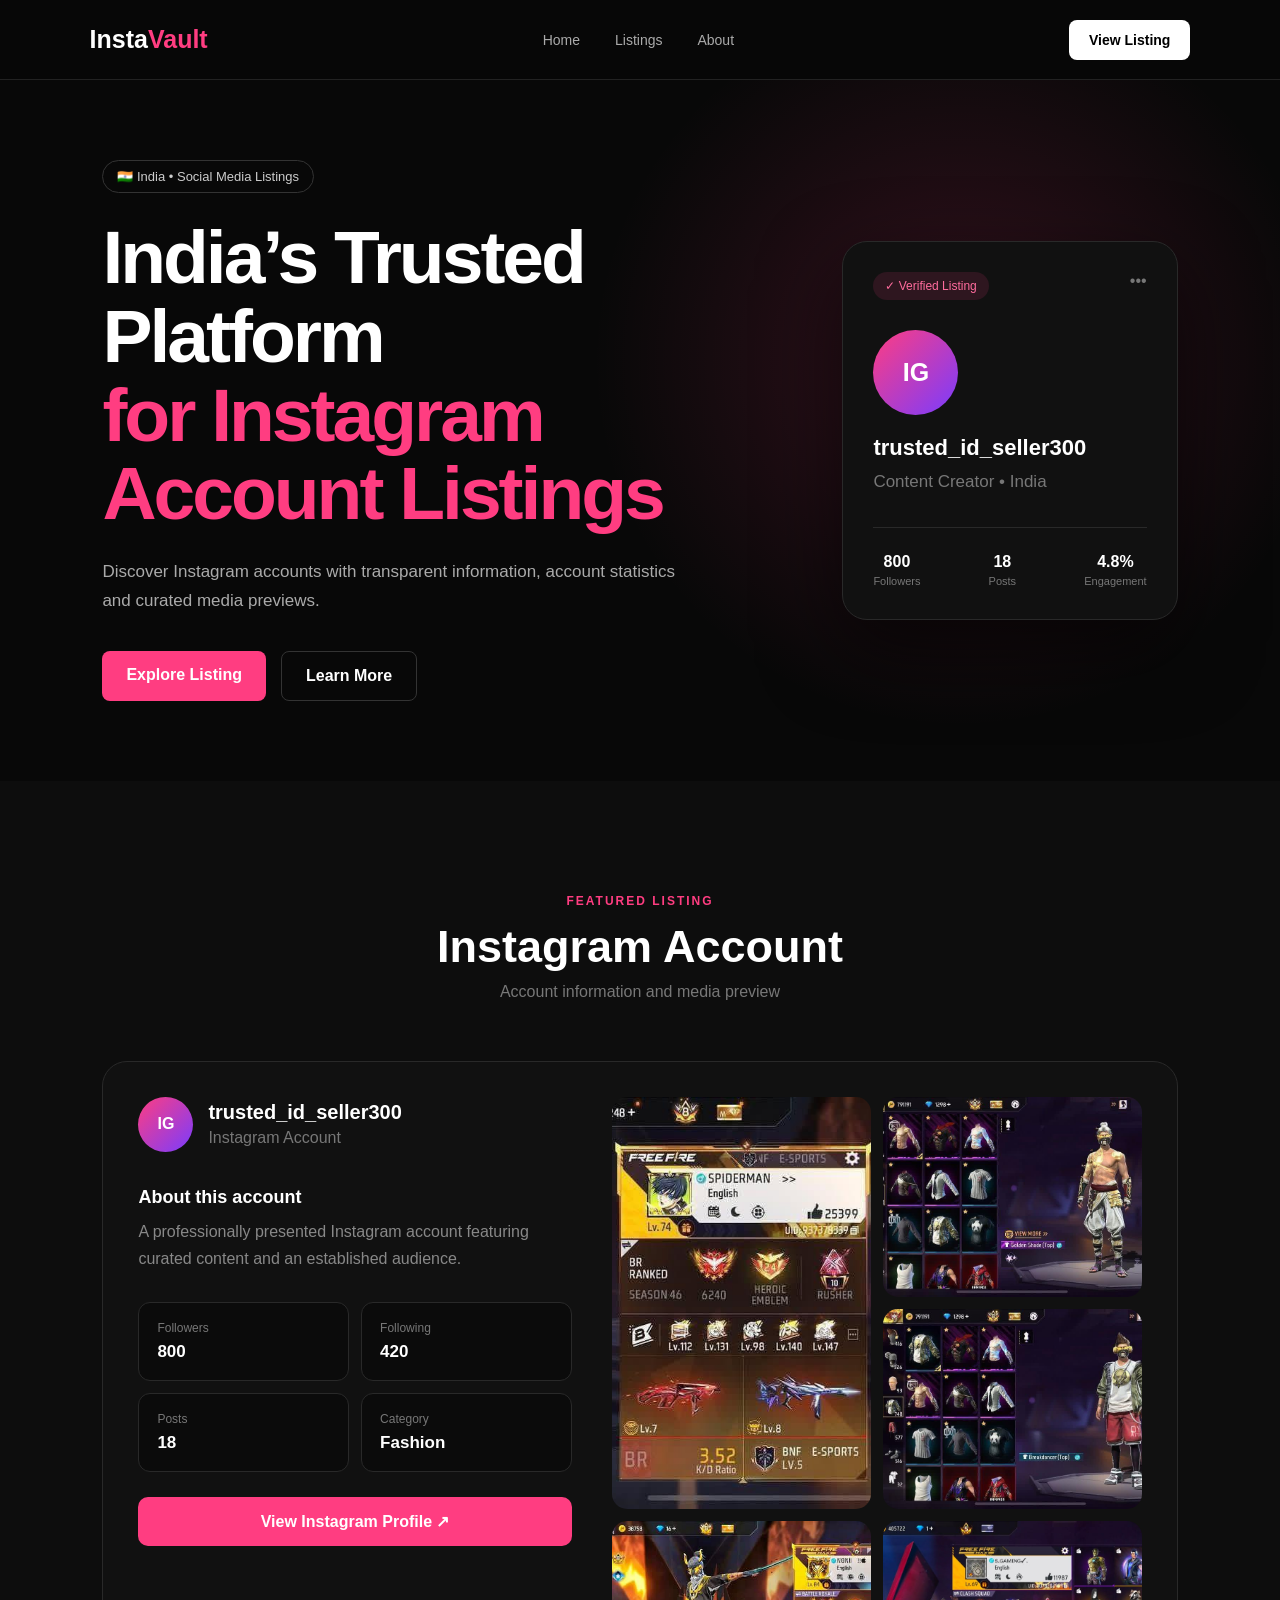
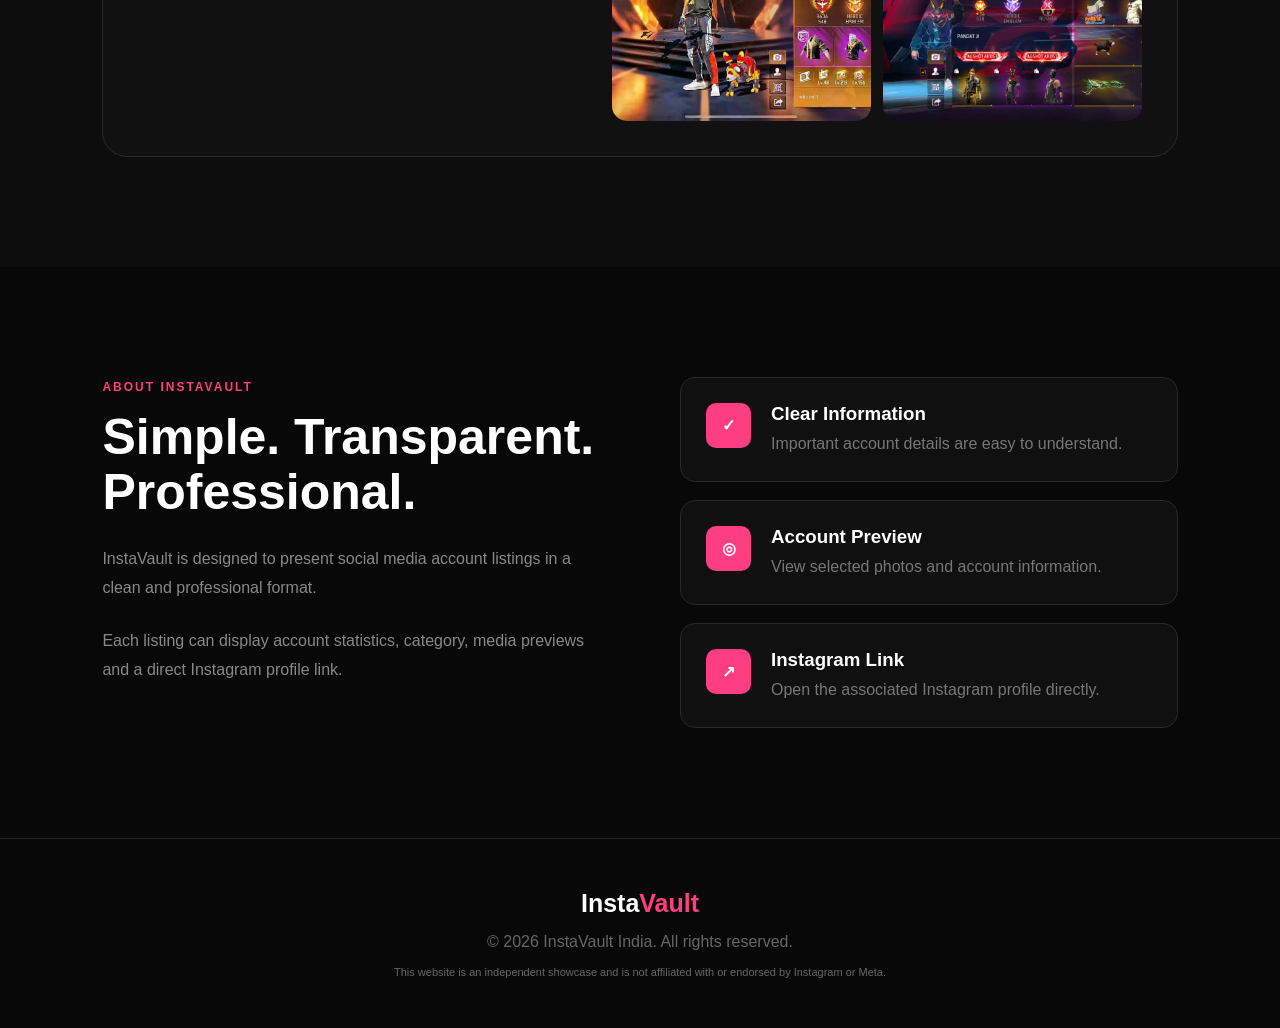
<file: index.html>
<!DOCTYPE html>
<html lang="en">
<head>
    <meta charset="UTF-8">
    <meta name="viewport" content="width=device-width, initial-scale=1.0">

    <title>InstaVault India | Instagram Account Listings</title>

    <link rel="stylesheet" href="style.css">
</head>

<body>

    <!-- NAVBAR -->
    <header class="navbar">
        <div class="logo">
            Insta<span>Vault</span>
        </div>

        <nav>
            <a href="#home">Home</a>
            <a href="#listing">Listings</a>
            <a href="#about">About</a>
        </nav>

        <a href="#listing" class="nav-btn">View Listing</a>
    </header>


    <!-- HERO -->
    <section class="hero" id="home">

        <div class="hero-content">

            <div class="badge">
                🇮🇳 India • Social Media Listings
            </div>

            <h1>
                India’s Trusted Platform
                <span>for Instagram Account Listings</span>
            </h1>

            <p>
                Discover Instagram accounts with transparent information,
                account statistics and curated media previews.
            </p>

            <div class="hero-buttons">
                <a href="#listing" class="primary-btn">
                    Explore Listing
                </a>

                <a href="#about" class="secondary-btn">
                    Learn More
                </a>
            </div>

        </div>

        <div class="hero-card">

            <div class="card-top">
                <span class="verified">✓ Verified Listing</span>
                <span class="dots">•••</span>
            </div>

            <div class="profile-circle">
                IG
            </div>

            <h3>trusted_id_seller300</h3>

            <p>Content Creator • India</p>

            <div class="stats">

                <div>
                    <strong>800</strong>
                    <small>Followers</small>
                </div>

                <div>
                    <strong>18</strong>
                    <small>Posts</small>
                </div>

                <div>
                    <strong>4.8%</strong>
                    <small>Engagement</small>
                </div>

            </div>

        </div>

    </section>


    <!-- LISTING -->
    <section class="listing-section" id="listing">

        <div class="section-heading">
            <span>FEATURED LISTING</span>

            <h2>Instagram Account</h2>

            <p>
                Account information and media preview
            </p>
        </div>


        <div class="listing-card">

            <div class="listing-info">

                <div class="listing-title">

                    <div class="small-profile">
                        IG
                    </div>

                    <div>
                        <h3>trusted_id_seller300</h3>
                        <p>Instagram Account</p>
                    </div>

                </div>


                <div class="account-description">

                    <h4>About this account</h4>

                    <p>
                        A professionally presented Instagram account
                        featuring curated content and an established
                        audience.
                    </p>

                </div>


                <div class="information">

                    <div class="info-box">
                        <span>Followers</span>
                        <strong>800</strong>
                    </div>

                    <div class="info-box">
                        <span>Following</span>
                        <strong>420</strong>
                    </div>

                    <div class="info-box">
                        <span>Posts</span>
                        <strong>18</strong>
                    </div>

                    <div class="info-box">
                        <span>Category</span>
                        <strong>Fashion</strong>
                    </div>

                </div>


                <a
                    href="https://instagram.com/"
                    target="_blank"
                    class="instagram-btn"
                >
                    View Instagram Profile ↗
                </a>

            </div>


            <!-- PHOTO GALLERY -->

            <div class="gallery">

                <div class="photo large">
                    <img src="WhatsApp Image 2026-09-27 at 09.05.30.jpeg" alt="Instagram post">
                </div>

                <div class="photo">
                    <img src="WhatsApp Image 2026-09-27 at 09.05.32 (1).jpeg" alt="Instagram post">
                </div>

                <div class="photo">
                    <img src="e.jpeg" alt="Instagram post">
                </div>

                <div class="photo">
                    <img src="n.jpeg" alt="Instagram post">
                </div>

                <div class="photo">
                    <img src="s.jpeg" alt="Instagram post">
                </div>

            </div>

        </div>

    </section>


    <!-- ABOUT -->

    <section class="about" id="about">

        <div class="about-text">

            <span>ABOUT INSTAVAULT</span>

            <h2>
                Simple. Transparent.
                Professional.
            </h2>

            <p>
                InstaVault is designed to present social media account
                listings in a clean and professional format.
            </p>

            <p>
                Each listing can display account statistics, category,
                media previews and a direct Instagram profile link.
            </p>

        </div>


        <div class="features">

            <div class="feature">
                <div class="feature-icon">✓</div>
                <div>
                    <h3>Clear Information</h3>
                    <p>Important account details are easy to understand.</p>
                </div>
            </div>


            <div class="feature">
                <div class="feature-icon">◎</div>
                <div>
                    <h3>Account Preview</h3>
                    <p>View selected photos and account information.</p>
                </div>
            </div>


            <div class="feature">
                <div class="feature-icon">↗</div>
                <div>
                    <h3>Instagram Link</h3>
                    <p>Open the associated Instagram profile directly.</p>
                </div>
            </div>

        </div>

    </section>


    <!-- FOOTER -->

    <footer>

        <div class="footer-logo">
            Insta<span>Vault</span>
        </div>

        <p>
            © 2026 InstaVault India. All rights reserved.
        </p>

        <p class="disclaimer">
            This website is an independent showcase and is not affiliated
            with or endorsed by Instagram or Meta.
        </p>

    </footer>


    <script src="script.js"></script>

</body>
</html>
</file>
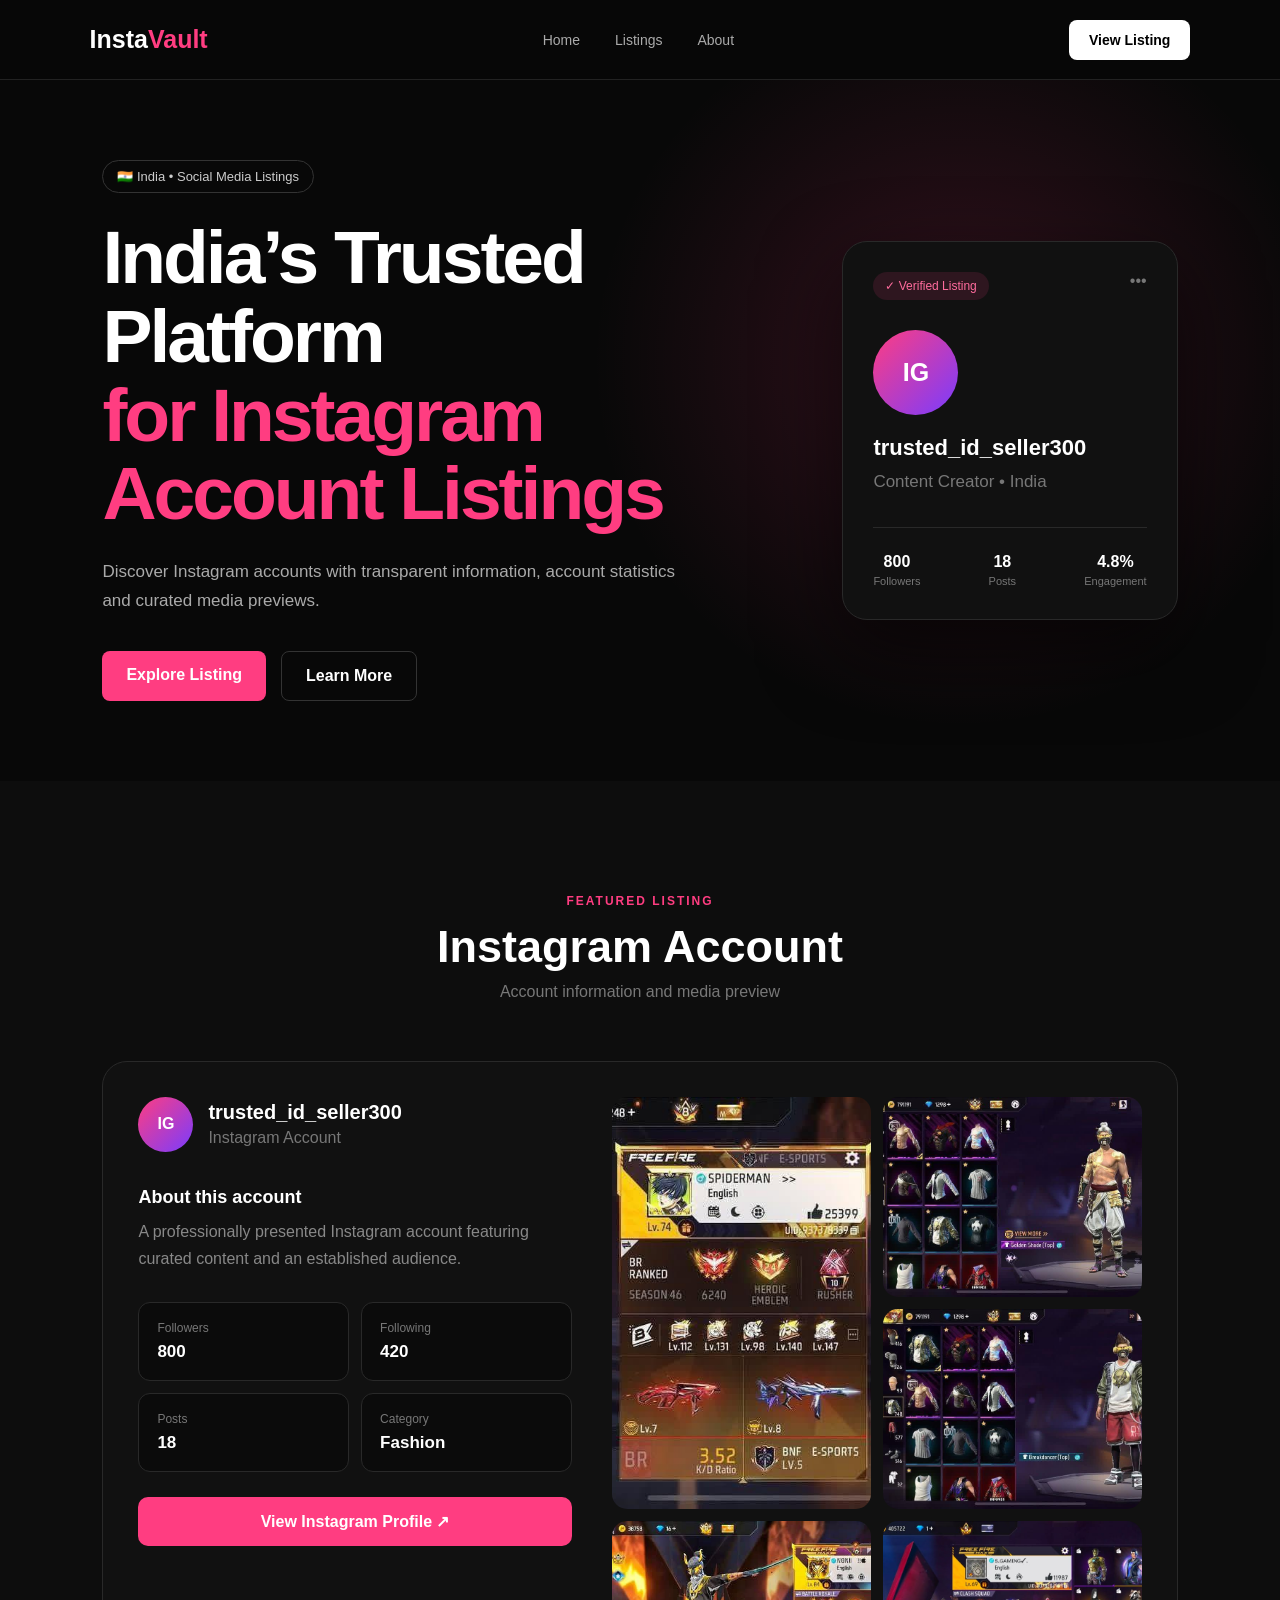
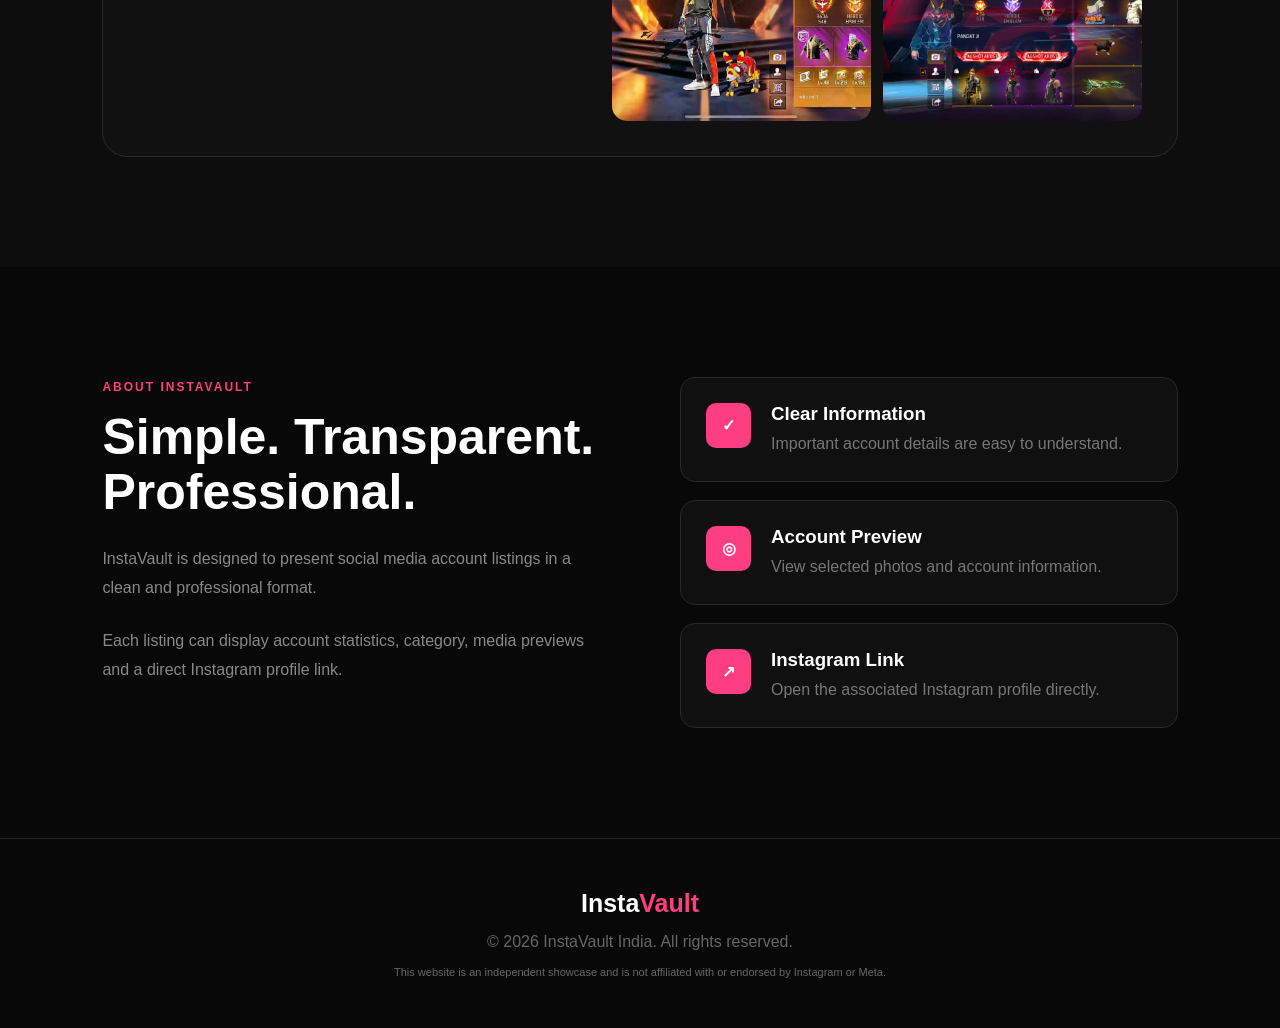
<file: index .html>
<!DOCTYPE html>
<html lang="en">
<head>
    <meta charset="UTF-8">
    <meta name="viewport" content="width=device-width, initial-scale=1.0">

    <title>InstaVault India | Instagram Account Listings</title>

    <link rel="stylesheet" href="style.css">
</head>

<body>

    <!-- NAVBAR -->
    <header class="navbar">
        <div class="logo">
            Insta<span>Vault</span>
        </div>

        <nav>
            <a href="#home">Home</a>
            <a href="#listing">Listings</a>
            <a href="#about">About</a>
        </nav>

        <a href="#listing" class="nav-btn">View Listing</a>
    </header>


    <!-- HERO -->
    <section class="hero" id="home">

        <div class="hero-content">

            <div class="badge">
                🇮🇳 India • Social Media Listings
            </div>

            <h1>
                India’s Trusted Platform
                <span>for Instagram Account Listings</span>
            </h1>

            <p>
                Discover Instagram accounts with transparent information,
                account statistics and curated media previews.
            </p>

            <div class="hero-buttons">
                <a href="#listing" class="primary-btn">
                    Explore Listing
                </a>

                <a href="#about" class="secondary-btn">
                    Learn More
                </a>
            </div>

        </div>

        <div class="hero-card">

            <div class="card-top">
                <span class="verified">✓ Verified Listing</span>
                <span class="dots">•••</span>
            </div>

            <div class="profile-circle">
                IG
            </div>

            <h3>trusted_id_seller300</h3>

            <p>Content Creator • India</p>

            <div class="stats">

                <div>
                    <strong>800</strong>
                    <small>Followers</small>
                </div>

                <div>
                    <strong>18</strong>
                    <small>Posts</small>
                </div>

                <div>
                    <strong>4.8%</strong>
                    <small>Engagement</small>
                </div>

            </div>

        </div>

    </section>


    <!-- LISTING -->
    <section class="listing-section" id="listing">

        <div class="section-heading">
            <span>FEATURED LISTING</span>

            <h2>Instagram Account</h2>

            <p>
                Account information and media preview
            </p>
        </div>


        <div class="listing-card">

            <div class="listing-info">

                <div class="listing-title">

                    <div class="small-profile">
                        IG
                    </div>

                    <div>
                        <h3>trusted_id_seller300</h3>
                        <p>Instagram Account</p>
                    </div>

                </div>


                <div class="account-description">

                    <h4>About this account</h4>

                    <p>
                        A professionally presented Instagram account
                        featuring curated content and an established
                        audience.
                    </p>

                </div>


                <div class="information">

                    <div class="info-box">
                        <span>Followers</span>
                        <strong>800</strong>
                    </div>

                    <div class="info-box">
                        <span>Following</span>
                        <strong>420</strong>
                    </div>

                    <div class="info-box">
                        <span>Posts</span>
                        <strong>18</strong>
                    </div>

                    <div class="info-box">
                        <span>Category</span>
                        <strong>Fashion</strong>
                    </div>

                </div>


                <a
                    href="https://instagram.com/"
                    target="_blank"
                    class="instagram-btn"
                >
                    View Instagram Profile ↗
                </a>

            </div>


            <!-- PHOTO GALLERY -->

            <div class="gallery">

                <div class="photo large">
                    <img src="WhatsApp Image 2026-09-27 at 09.05.30.jpeg" alt="Instagram post">
                </div>

                <div class="photo">
                    <img src="WhatsApp Image 2026-09-27 at 09.05.32 (1).jpeg" alt="Instagram post">
                </div>

                <div class="photo">
                    <img src="e.jpeg" alt="Instagram post">
                </div>

                <div class="photo">
                    <img src="n.jpeg" alt="Instagram post">
                </div>

                <div class="photo">
                    <img src="s.jpeg" alt="Instagram post">
                </div>

            </div>

        </div>

    </section>


    <!-- ABOUT -->

    <section class="about" id="about">

        <div class="about-text">

            <span>ABOUT INSTAVAULT</span>

            <h2>
                Simple. Transparent.
                Professional.
            </h2>

            <p>
                InstaVault is designed to present social media account
                listings in a clean and professional format.
            </p>

            <p>
                Each listing can display account statistics, category,
                media previews and a direct Instagram profile link.
            </p>

        </div>


        <div class="features">

            <div class="feature">
                <div class="feature-icon">✓</div>
                <div>
                    <h3>Clear Information</h3>
                    <p>Important account details are easy to understand.</p>
                </div>
            </div>


            <div class="feature">
                <div class="feature-icon">◎</div>
                <div>
                    <h3>Account Preview</h3>
                    <p>View selected photos and account information.</p>
                </div>
            </div>


            <div class="feature">
                <div class="feature-icon">↗</div>
                <div>
                    <h3>Instagram Link</h3>
                    <p>Open the associated Instagram profile directly.</p>
                </div>
            </div>

        </div>

    </section>


    <!-- FOOTER -->

    <footer>

        <div class="footer-logo">
            Insta<span>Vault</span>
        </div>

        <p>
            © 2026 InstaVault India. All rights reserved.
        </p>

        <p class="disclaimer">
            This website is an independent showcase and is not affiliated
            with or endorsed by Instagram or Meta.
        </p>

    </footer>


    <script src="script.js"></script>

</body>
</html>
</file>
<file: style.css>
* {
    margin: 0;
    padding: 0;
    box-sizing: border-box;
}

html {
    scroll-behavior: smooth;
}

body {
    font-family: Arial, Helvetica, sans-serif;
    background: #080808;
    color: #ffffff;
}


/* NAVBAR */

.navbar {
    width: 100%;
    height: 80px;

    display: flex;
    align-items: center;
    justify-content: space-between;

    padding: 0 7%;

    border-bottom: 1px solid #222;

    background: rgba(8, 8, 8, 0.95);

    position: sticky;
    top: 0;
    z-index: 100;
}

.logo {
    font-size: 25px;
    font-weight: 800;
}

.logo span,
.footer-logo span {
    color: #ff3d81;
}

.navbar nav {
    display: flex;
    gap: 35px;
}

.navbar nav a {
    color: #aaa;
    text-decoration: none;
    font-size: 14px;

    transition: 0.3s;
}

.navbar nav a:hover {
    color: #fff;
}

.nav-btn {
    padding: 12px 20px;

    background: #fff;
    color: #000;

    text-decoration: none;

    border-radius: 8px;

    font-size: 14px;
    font-weight: 700;
}


/* HERO */

.hero {
    min-height: 650px;

    display: flex;
    align-items: center;
    justify-content: space-between;

    padding: 80px 8%;

    gap: 60px;

    background:
        radial-gradient(
            circle at 75% 40%,
            rgba(255, 61, 129, 0.18),
            transparent 35%
        );
}

.hero-content {
    max-width: 680px;
}

.badge {
    display: inline-block;

    padding: 8px 14px;

    border: 1px solid #333;

    border-radius: 50px;

    color: #ccc;

    font-size: 13px;

    margin-bottom: 25px;
}

.hero h1 {
    font-size: clamp(45px, 6vw, 75px);

    line-height: 1.05;

    letter-spacing: -3px;
}

.hero h1 span {
    display: block;
    color: #ff3d81;
}

.hero p {
    margin-top: 25px;

    max-width: 580px;

    color: #aaa;

    font-size: 17px;

    line-height: 1.7;
}

.hero-buttons {
    display: flex;

    gap: 15px;

    margin-top: 35px;
}

.primary-btn,
.secondary-btn {
    padding: 15px 24px;

    border-radius: 8px;

    text-decoration: none;

    font-weight: 700;
}

.primary-btn {
    background: #ff3d81;
    color: white;
}

.secondary-btn {
    border: 1px solid #333;
    color: white;
}


/* HERO CARD */

.hero-card {
    width: 360px;

    padding: 30px;

    border: 1px solid #292929;

    border-radius: 25px;

    background: #111;

    box-shadow: 0 30px 80px rgba(0, 0, 0, 0.6);
}

.card-top {
    display: flex;
    justify-content: space-between;

    margin-bottom: 30px;
}

.verified {
    background: rgba(255, 61, 129, 0.12);

    color: #ff6c9d;

    padding: 7px 12px;

    border-radius: 20px;

    font-size: 12px;
}

.dots {
    color: #777;
}

.profile-circle,
.small-profile {
    display: flex;
    align-items: center;
    justify-content: center;

    border-radius: 50%;

    background: linear-gradient(
        135deg,
        #ff3d81,
        #793cff
    );

    font-weight: 900;
}

.profile-circle {
    width: 85px;
    height: 85px;

    font-size: 25px;

    margin-bottom: 20px;
}

.hero-card h3 {
    font-size: 22px;
}

.hero-card p {
    color: #777;
    margin-top: 7px;
}

.stats {
    display: flex;

    justify-content: space-between;

    margin-top: 30px;

    padding-top: 25px;

    border-top: 1px solid #292929;
}

.stats div {
    text-align: center;
}

.stats strong {
    display: block;
}

.stats small {
    color: #777;
    font-size: 11px;
}


/* LISTING SECTION */

.listing-section {
    padding: 110px 8%;

    background: #0d0d0d;
}

.section-heading {
    text-align: center;

    margin-bottom: 60px;
}

.section-heading span,
.about-text > span {
    color: #ff3d81;

    font-size: 12px;

    font-weight: 800;

    letter-spacing: 2px;
}

.section-heading h2 {
    font-size: 45px;

    margin-top: 12px;
}

.section-heading p {
    color: #777;

    margin-top: 10px;
}


/* LISTING CARD */

.listing-card {
    max-width: 1200px;

    margin: auto;

    display: grid;

    grid-template-columns: 0.9fr 1.1fr;

    gap: 40px;

    padding: 35px;

    border: 1px solid #292929;

    border-radius: 25px;

    background: #111;
}

.listing-title {
    display: flex;

    align-items: center;

    gap: 15px;
}

.small-profile {
    width: 55px;
    height: 55px;
}

.listing-title h3 {
    font-size: 20px;
}

.listing-title p {
    color: #777;

    margin-top: 5px;
}

.account-description {
    margin-top: 35px;
}

.account-description h4 {
    font-size: 18px;
}

.account-description p {
    color: #888;

    line-height: 1.7;

    margin-top: 10px;
}

.information {
    display: grid;

    grid-template-columns: 1fr 1fr;

    gap: 12px;

    margin-top: 30px;
}

.info-box {
    padding: 18px;

    border: 1px solid #292929;

    border-radius: 12px;

    background: #0b0b0b;
}

.info-box span {
    display: block;

    color: #777;

    font-size: 12px;

    margin-bottom: 7px;
}

.info-box strong {
    font-size: 17px;
}

.instagram-btn {
    display: block;

    text-align: center;

    margin-top: 25px;

    padding: 15px;

    border-radius: 10px;

    background: #ff3d81;

    color: white;

    text-decoration: none;

    font-weight: 700;

    transition: 0.3s;
}

.instagram-btn:hover {
    transform: translateY(-3px);
}


/* GALLERY */

.gallery {
    display: grid;

    grid-template-columns: 1fr 1fr;

    grid-template-rows: 200px 200px 200px;

    gap: 12px;
}

.photo {
    overflow: hidden;

    border-radius: 15px;

    background: #1a1a1a;
}

.photo.large {
    grid-row: span 2;
}

.photo img {
    width: 100%;
    height: 100%;

    object-fit: cover;

    transition: 0.5s;
}

.photo:hover img {
    transform: scale(1.08);
}


/* ABOUT */

.about {
    padding: 110px 8%;

    display: grid;

    grid-template-columns: 1fr 1fr;

    gap: 80px;
}

.about-text h2 {
    font-size: 50px;

    line-height: 1.1;

    margin-top: 15px;
}

.about-text p {
    color: #888;

    line-height: 1.8;

    margin-top: 25px;

    max-width: 550px;
}

.features {
    display: flex;

    flex-direction: column;

    gap: 18px;
}

.feature {
    display: flex;

    gap: 20px;

    padding: 25px;

    border: 1px solid #292929;

    border-radius: 15px;

    background: #101010;
}

.feature-icon {
    min-width: 45px;
    height: 45px;

    display: flex;

    align-items: center;
    justify-content: center;

    border-radius: 10px;

    background: #ff3d81;

    font-weight: bold;
}

.feature h3 {
    margin-bottom: 7px;
}

.feature p {
    color: #777;

    line-height: 1.5;
}


/* FOOTER */

footer {
    text-align: center;

    padding: 50px 20px;

    border-top: 1px solid #222;
}

.footer-logo {
    font-size: 25px;

    font-weight: 800;
}

footer p {
    color: #666;

    margin-top: 15px;
}

.disclaimer {
    font-size: 11px;

    max-width: 600px;

    margin-left: auto;
    margin-right: auto;
}


/* MOBILE */

@media (max-width: 900px) {

    .navbar nav {
        display: none;
    }

    .hero {
        flex-direction: column;

        text-align: center;
    }

    .hero p {
        margin-left: auto;
        margin-right: auto;
    }

    .hero-buttons {
        justify-content: center;
    }

    .hero-card {
        width: 100%;

        max-width: 400px;
    }

    .listing-card {
        grid-template-columns: 1fr;
    }

    .about {
        grid-template-columns: 1fr;

        gap: 50px;
    }
}


@media (max-width: 550px) {

    .navbar {
        padding: 0 5%;
    }

    .nav-btn {
        display: none;
    }

    .hero {
        padding: 70px 5%;
    }

    .hero h1 {
        font-size: 45px;
    }

    .listing-section,
    .about {
        padding: 80px 5%;
    }

    .listing-card {
        padding: 20px;
    }

    .gallery {
        grid-template-rows: 170px 170px 170px;
    }

    .about-text h2 {
        font-size: 40px;
    }
}
</file>
